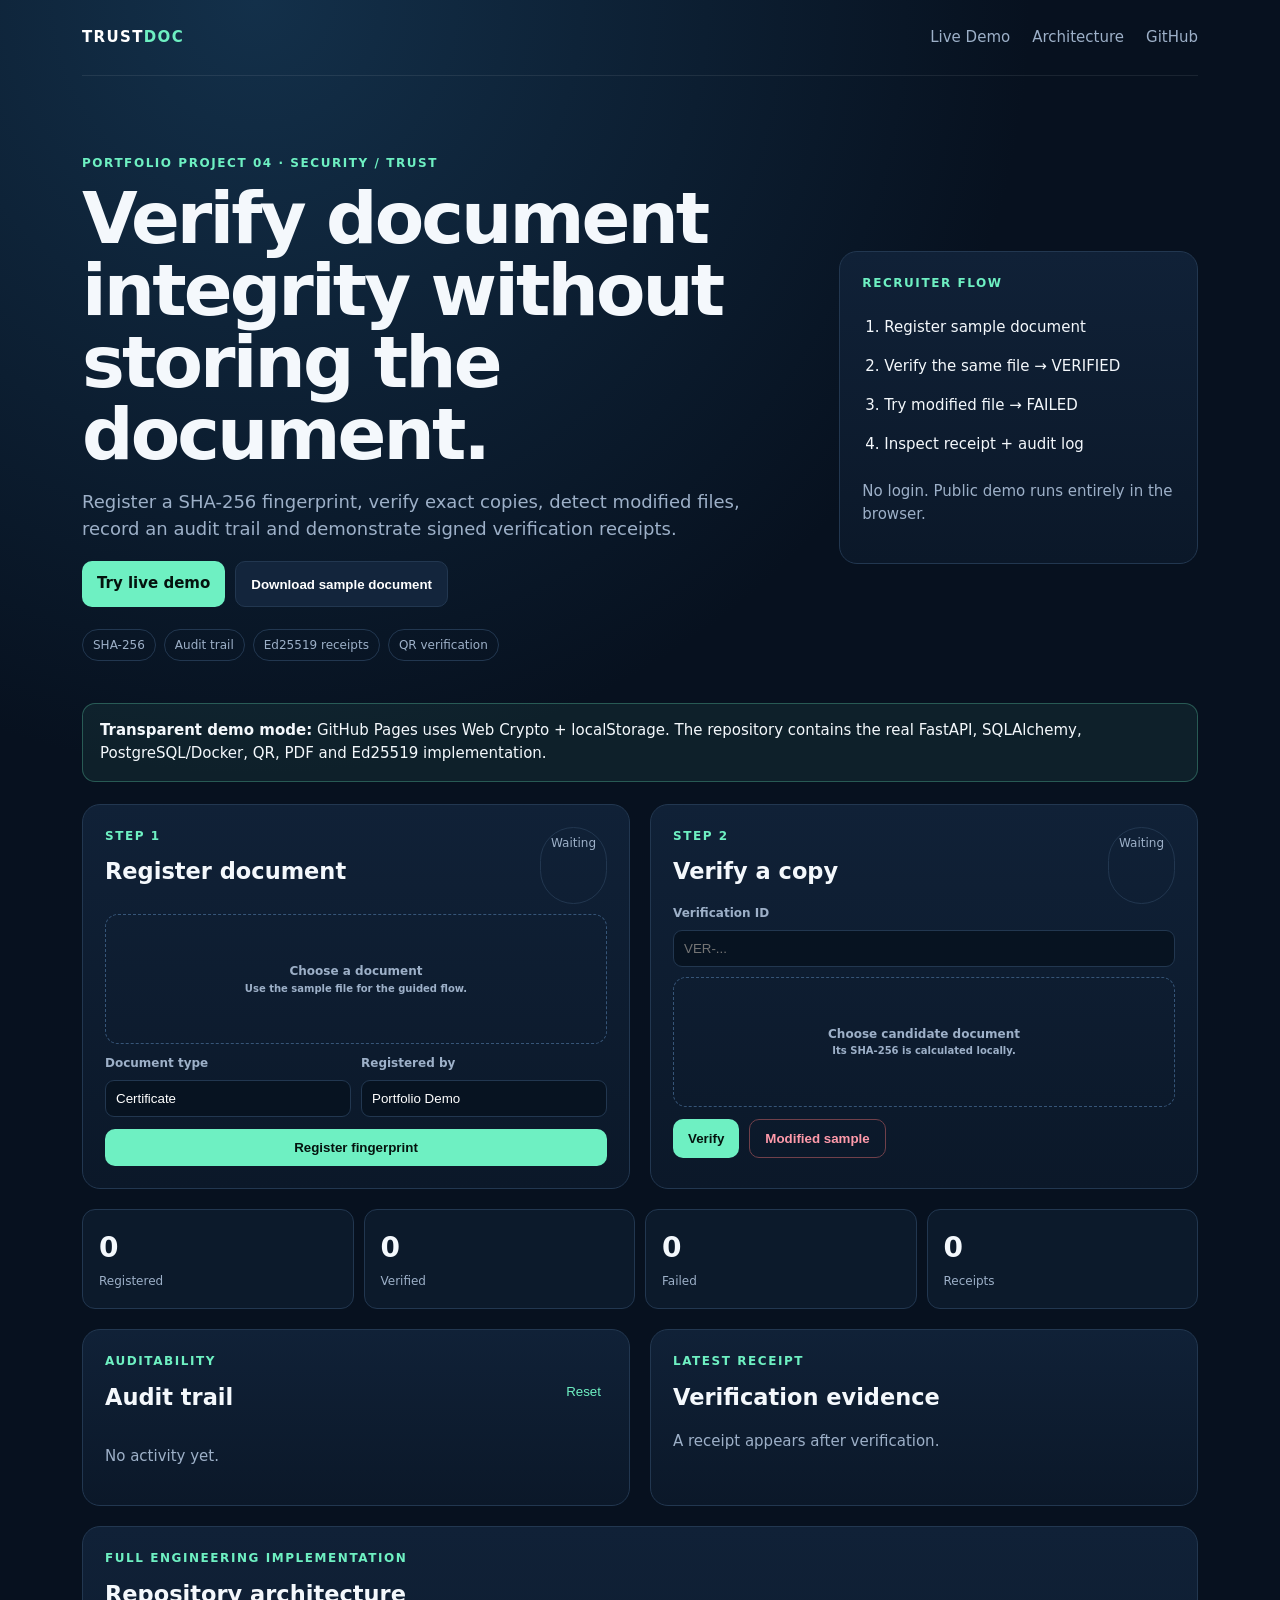
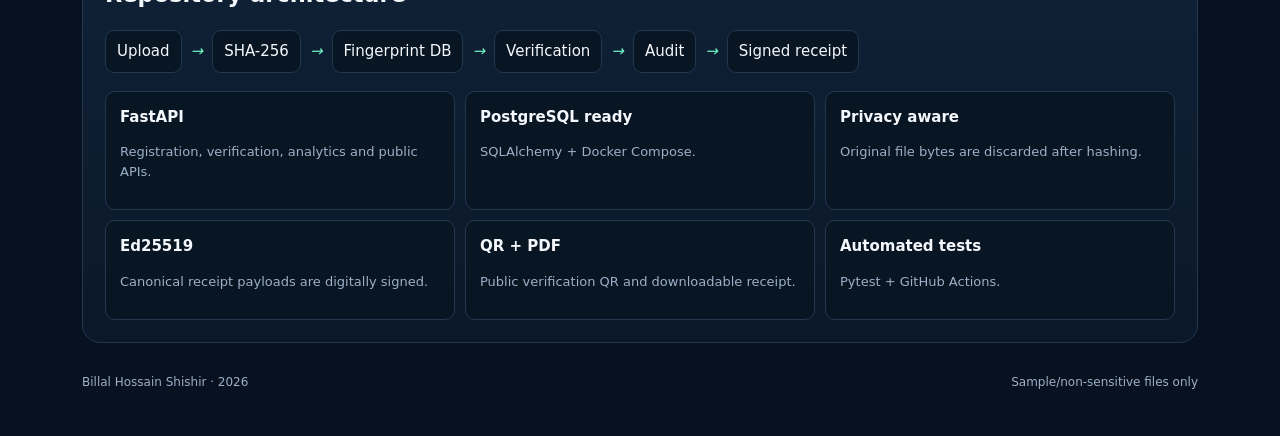
<file: index.html>
<!doctype html>
<html lang="en">
<head>
  <meta charset="utf-8">
  <meta name="viewport" content="width=device-width,initial-scale=1">
  <meta name="description" content="Privacy-aware SHA-256 document verification portfolio demo.">
  <title>Document Verification & Trust System</title>
  <link rel="stylesheet" href="assets/css/style.css">
</head>
<body>
<div class="shell">
  <header class="topbar">
    <a class="brand" href="./">TRUST<span>DOC</span></a>
    <nav><a href="#demo">Live Demo</a><a href="#architecture">Architecture</a><a href="https://github.com/Billalhossainshishir/document-verification-trust-system" target="_blank">GitHub</a></nav>
  </header>
  <main>
    <section class="hero">
      <div>
        <p class="eyebrow">PORTFOLIO PROJECT 04 · SECURITY / TRUST</p>
        <h1>Verify document integrity without storing the document.</h1>
        <p class="lede">Register a SHA-256 fingerprint, verify exact copies, detect modified files, record an audit trail and demonstrate signed verification receipts.</p>
        <div class="actions"><a class="btn primary" href="#demo">Try live demo</a><button class="btn" id="downloadSample">Download sample document</button></div>
        <div class="chips"><span>SHA-256</span><span>Audit trail</span><span>Ed25519 receipts</span><span>QR verification</span></div>
      </div>
      <aside class="card flow">
        <p class="eyebrow">RECRUITER FLOW</p>
        <ol><li>Register sample document</li><li>Verify the same file → VERIFIED</li><li>Try modified file → FAILED</li><li>Inspect receipt + audit log</li></ol>
        <p class="muted small">No login. Public demo runs entirely in the browser.</p>
      </aside>
    </section>
    <section class="notice"><b>Transparent demo mode:</b> GitHub Pages uses Web Crypto + localStorage. The repository contains the real FastAPI, SQLAlchemy, PostgreSQL/Docker, QR, PDF and Ed25519 implementation.</section>

    <section id="demo" class="grid">
      <article class="card">
        <div class="cardhead"><div><p class="eyebrow">STEP 1</p><h2>Register document</h2></div><span id="registerBadge" class="badge">Waiting</span></div>
        <label class="drop"><input id="registerFile" type="file" aria-label="Choose a document to register"><b>Choose a document</b><small>Use the sample file for the guided flow.</small></label>
        <div class="two"><label>Document type<input id="docType" value="Certificate"></label><label>Registered by<input id="registeredBy" value="Portfolio Demo"></label></div>
        <button id="registerBtn" class="btn primary full">Register fingerprint</button>
        <div id="registerOut" class="result hidden"></div>
      </article>
      <article class="card">
        <div class="cardhead"><div><p class="eyebrow">STEP 2</p><h2>Verify a copy</h2></div><span id="verifyBadge" class="badge">Waiting</span></div>
        <label>Verification ID<input id="verificationId" placeholder="VER-..."></label>
        <label class="drop"><input id="verifyFile" type="file" aria-label="Choose a candidate document to verify"><b>Choose candidate document</b><small>Its SHA-256 is calculated locally.</small></label>
        <div class="actions"><button id="verifyBtn" class="btn primary">Verify</button><button id="downloadModified" class="btn danger">Modified sample</button></div>
        <div id="verifyOut" class="result hidden"></div>
      </article>
    </section>

    <section class="metrics">
      <div><b id="registeredMetric">0</b><span>Registered</span></div>
      <div><b id="successMetric">0</b><span>Verified</span></div>
      <div><b id="failedMetric">0</b><span>Failed</span></div>
      <div><b id="receiptMetric">0</b><span>Receipts</span></div>
    </section>

    <section class="grid">
      <article class="card">
        <div class="cardhead"><div><p class="eyebrow">AUDITABILITY</p><h2>Audit trail</h2></div><button id="resetBtn" class="linkbtn">Reset</button></div>
        <div id="auditList"><p class="muted">No activity yet.</p></div>
      </article>
      <article class="card">
        <p class="eyebrow">LATEST RECEIPT</p><h2>Verification evidence</h2>
        <div id="receiptBody"><p class="muted">A receipt appears after verification.</p></div>
      </article>
    </section>

    <section id="architecture" class="card architecture">
      <p class="eyebrow">FULL ENGINEERING IMPLEMENTATION</p><h2>Repository architecture</h2>
      <div class="pipeline"><span>Upload</span><i>→</i><span>SHA-256</span><i>→</i><span>Fingerprint DB</span><i>→</i><span>Verification</span><i>→</i><span>Audit</span><i>→</i><span>Signed receipt</span></div>
      <div class="features">
        <div><b>FastAPI</b><p>Registration, verification, analytics and public APIs.</p></div>
        <div><b>PostgreSQL ready</b><p>SQLAlchemy + Docker Compose.</p></div>
        <div><b>Privacy aware</b><p>Original file bytes are discarded after hashing.</p></div>
        <div><b>Ed25519</b><p>Canonical receipt payloads are digitally signed.</p></div>
        <div><b>QR + PDF</b><p>Public verification QR and downloadable receipt.</p></div>
        <div><b>Automated tests</b><p>Pytest + GitHub Actions.</p></div>
      </div>
    </section>
  </main>
  <footer><span>Billal Hossain Shishir · 2026</span><span>Sample/non-sensitive files only</span></footer>
</div>
<script src="assets/js/app.js"></script>
</body>
</html>
</file>
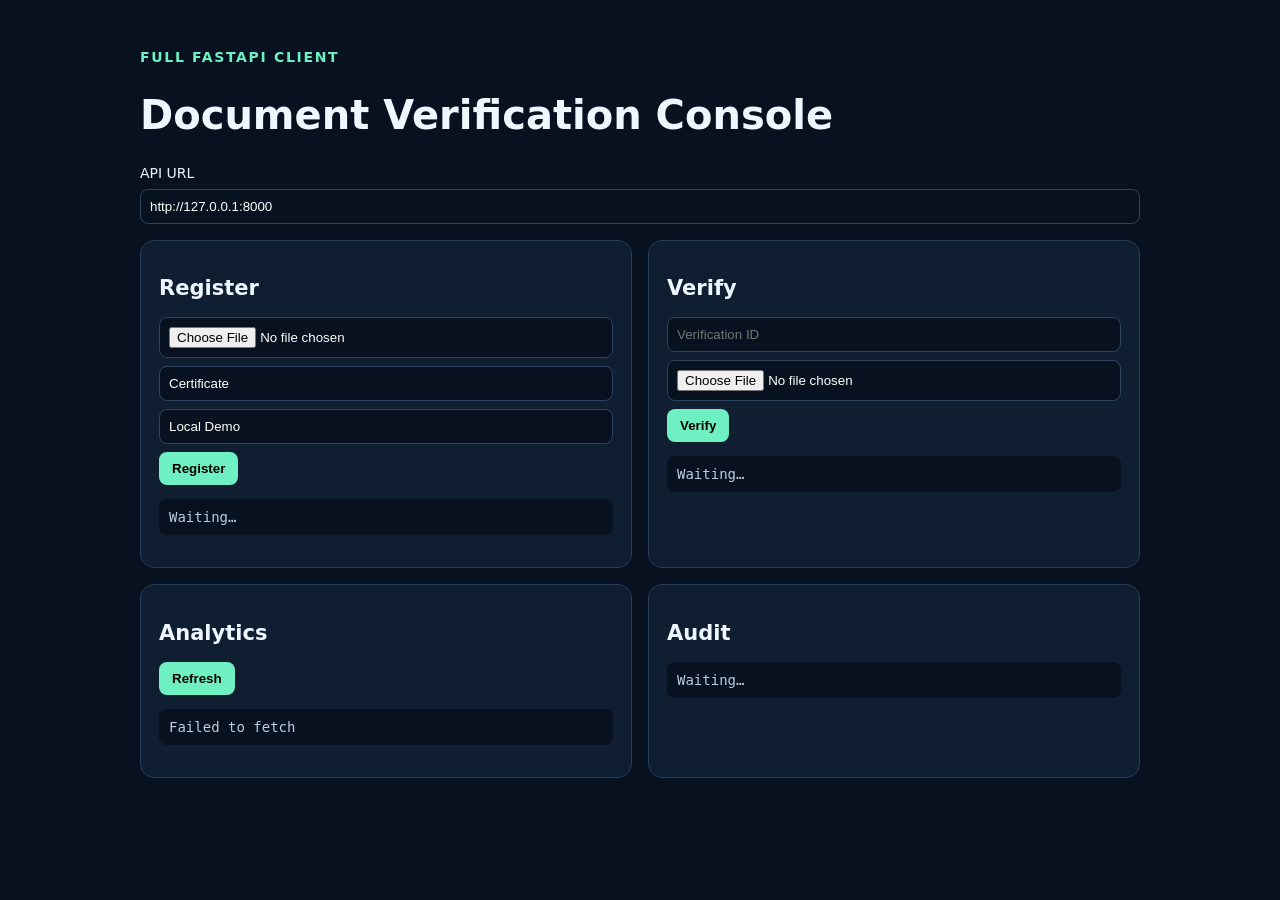
<file: frontend/index.html>
<!doctype html><html><head><meta charset="utf-8"><meta name="viewport" content="width=device-width,initial-scale=1"><title>TrustDoc Backend Console</title><link rel="stylesheet" href="css/app.css"></head><body><main><p class="eyebrow">FULL FASTAPI CLIENT</p><h1>Document Verification Console</h1><label>API URL<input id="apiBase" value="http://127.0.0.1:8000"></label><section><article><h2>Register</h2><input id="registerFile" type="file"><input id="docType" value="Certificate"><input id="registeredBy" value="Local Demo"><button id="registerBtn">Register</button><pre id="registerOut">Waiting…</pre></article><article><h2>Verify</h2><input id="verificationId" placeholder="Verification ID"><input id="verifyFile" type="file"><button id="verifyBtn">Verify</button><pre id="verifyOut">Waiting…</pre></article></section><section><article><h2>Analytics</h2><button id="refreshBtn">Refresh</button><pre id="analyticsOut">Waiting…</pre></article><article><h2>Audit</h2><pre id="auditOut">Waiting…</pre></article></section></main><script src="js/app.js"></script></body></html>
</file>
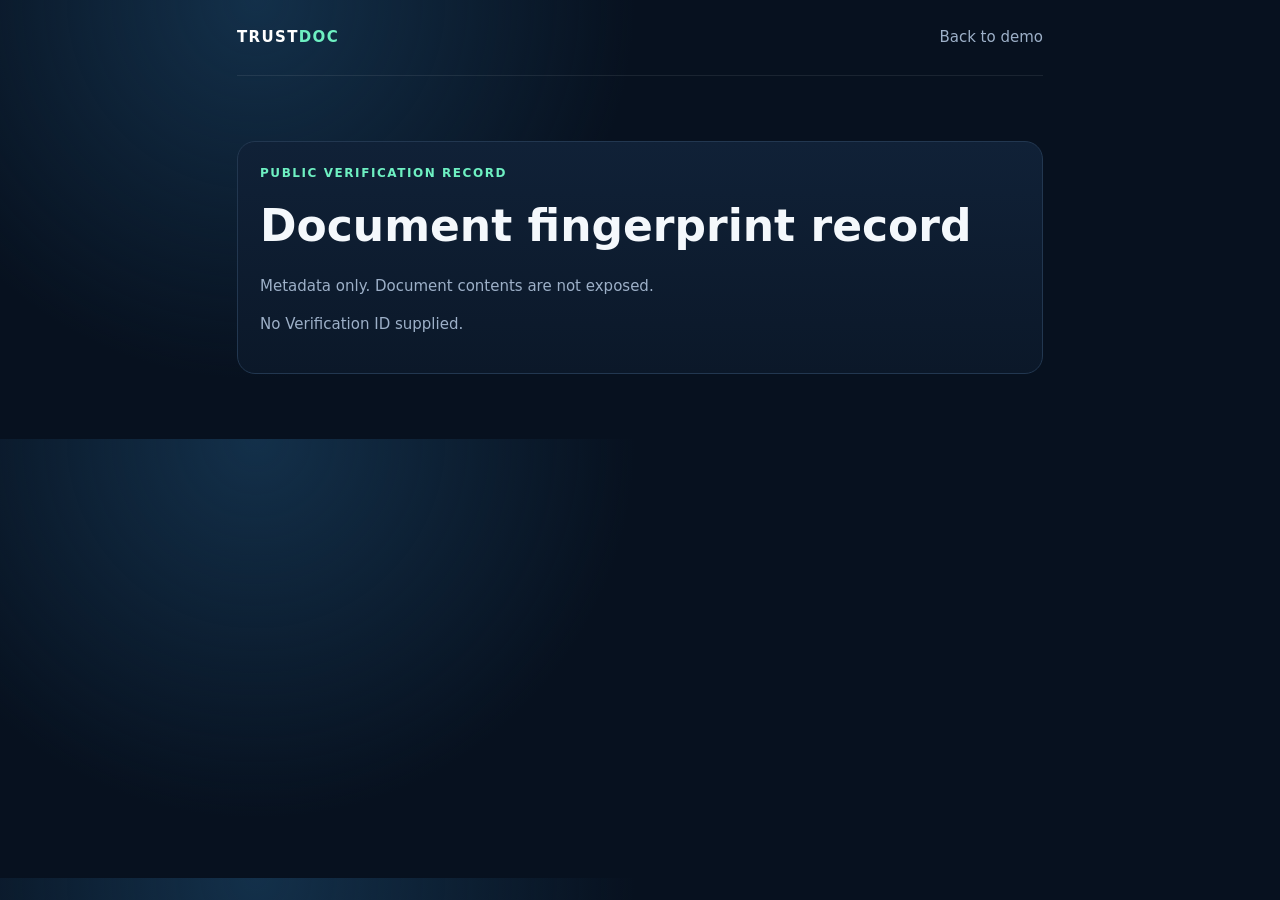
<file: verify.html>
<!doctype html>
<html lang="en">
<head><meta charset="utf-8"><meta name="viewport" content="width=device-width,initial-scale=1"><title>Public Verification Record · TrustDoc</title><link rel="stylesheet" href="assets/css/style.css"></head>
<body><div class="shell narrow"><header class="topbar"><a class="brand" href="./">TRUST<span>DOC</span></a><nav><a href="./">Back to demo</a></nav></header><main class="public"><section class="card"><p class="eyebrow">PUBLIC VERIFICATION RECORD</p><h1>Document fingerprint record</h1><p class="muted">Metadata only. Document contents are not exposed.</p><div id="publicRecord"><p class="muted">Loading…</p></div></section></main></div><script src="assets/js/verify.js"></script></body>
</html>
</file>
<file: assets/css/style.css>
:root{--bg:#07111f;--panel:#0e1c2e;--line:#223750;--text:#f4f8fc;--muted:#9db0c8;--accent:#6ef0c2;--danger:#ff788b}*{box-sizing:border-box}html{scroll-behavior:smooth}body{margin:0;background:radial-gradient(circle at 20% 0,#13304a 0,transparent 34%),var(--bg);color:var(--text);font:15px/1.55 system-ui,-apple-system,Segoe UI,sans-serif}.shell{max-width:1160px;margin:auto;padding:0 22px}.narrow{max-width:850px}.topbar{height:76px;display:flex;align-items:center;justify-content:space-between;border-bottom:1px solid rgba(255,255,255,.08)}.brand{font-weight:900;letter-spacing:.09em;color:white;text-decoration:none}.brand span,.eyebrow{color:var(--accent)}nav{display:flex;gap:22px}nav a{color:var(--muted);text-decoration:none}.hero{display:grid;grid-template-columns:1.4fr .7fr;gap:40px;align-items:center;padding:78px 0 42px}.eyebrow{font-size:12px;font-weight:900;letter-spacing:.13em;margin:0 0 9px}.hero h1{font-size:clamp(42px,6vw,72px);line-height:1;letter-spacing:-.04em;margin:0}.lede{color:var(--muted);font-size:18px;max-width:760px}.card{background:linear-gradient(180deg,#102137,#0b1829);border:1px solid var(--line);border-radius:18px;padding:22px}.flow ol{padding-left:22px}.flow li{padding:8px 0}.notice{padding:15px 17px;border:1px solid rgba(110,240,194,.28);background:rgba(110,240,194,.07);border-radius:13px;margin-bottom:22px}.grid{display:grid;grid-template-columns:1fr 1fr;gap:20px;margin-bottom:20px}.cardhead{display:flex;justify-content:space-between;gap:16px}.card h2{margin:0 0 15px}.badge,.chips span{display:inline-block;padding:6px 10px;border:1px solid var(--line);border-radius:999px;color:var(--muted);font-size:12px}.badge.ok{color:var(--accent);border-color:rgba(110,240,194,.35)}.badge.bad{color:#ff9aaa;border-color:rgba(255,120,139,.4)}.chips{display:flex;gap:8px;flex-wrap:wrap;margin-top:22px}.drop{display:flex;min-height:130px;border:1px dashed #365578;border-radius:13px;align-items:center;justify-content:center;flex-direction:column;text-align:center;padding:18px;margin:10px 0;cursor:pointer}.drop input{position:absolute;width:1px;height:1px;padding:0;margin:0;overflow:hidden;clip:rect(0,0,0,0);white-space:nowrap;border:0}.drop:focus-within{outline:3px solid rgba(110,240,194,.55);outline-offset:3px}.drop small,.small,.muted{color:var(--muted)}label{display:block;color:var(--muted);font-size:12px;font-weight:700}input{width:100%;margin-top:7px;background:#071321;border:1px solid var(--line);border-radius:9px;padding:10px;color:white}.two{display:grid;grid-template-columns:1fr 1fr;gap:10px}.actions{display:flex;gap:10px;flex-wrap:wrap;margin-top:12px}.btn{border:1px solid var(--line);background:#13253c;color:white;border-radius:10px;padding:11px 15px;font-weight:800;cursor:pointer;text-decoration:none}.btn.primary{background:var(--accent);color:#04130e;border:0}.btn.danger{color:#ff9aaa;border-color:#70404a;background:transparent}.full{width:100%;margin-top:12px}.result{margin-top:14px;padding:13px;border:1px solid var(--line);border-radius:11px;background:#081522}.hidden{display:none}.mono{font-family:ui-monospace,Consolas,monospace;font-size:12px;word-break:break-all;color:#bdcce0}.metrics{display:grid;grid-template-columns:repeat(4,1fr);gap:10px;margin:20px 0}.metrics div{background:#0c1a2b;border:1px solid var(--line);border-radius:13px;padding:16px}.metrics b{display:block;font-size:28px}.metrics span{color:var(--muted);font-size:12px}.audit{border-left:3px solid #3d5877;background:#081522;border-radius:8px;padding:10px;margin:8px 0}.audit.ok{border-color:var(--accent)}.audit.bad{border-color:var(--danger)}.audit small{color:var(--muted)}.linkbtn{border:0;background:none;color:var(--accent);cursor:pointer}.receiptline{display:grid;grid-template-columns:120px 1fr;gap:12px;border-bottom:1px solid var(--line);padding:8px 0}.receiptline span:first-child{color:var(--muted);font-size:12px}.pipeline{display:flex;gap:9px;flex-wrap:wrap;align-items:center;margin:18px 0}.pipeline span{padding:9px 11px;border:1px solid var(--line);border-radius:9px;background:#081522}.pipeline i{color:var(--accent)}.features{display:grid;grid-template-columns:repeat(3,1fr);gap:10px}.features div{background:#081522;border:1px solid var(--line);border-radius:10px;padding:14px}.features p{color:var(--muted);font-size:13px}.public{padding:65px 0}.public h1{font-size:44px;margin:5px 0}.record{margin-top:22px}.recordstatus{display:inline-block;color:var(--accent);font-weight:900;margin-bottom:12px}footer{display:flex;justify-content:space-between;color:var(--muted);font-size:12px;padding:30px 0 45px}@media(max-width:780px){.hero,.grid{grid-template-columns:1fr}.hero{padding-top:50px}.features{grid-template-columns:1fr 1fr}.metrics{grid-template-columns:1fr 1fr}}@media(max-width:500px){.shell{padding:0 14px}.hero h1{font-size:40px}.two,.features{grid-template-columns:1fr}nav a:first-child{display:none}.receiptline{grid-template-columns:1fr}footer{flex-direction:column;gap:7px}}
</file>
<file: frontend/css/app.css>
body{margin:0;background:#07111f;color:#eef6ff;font:14px system-ui}main{max-width:1000px;margin:auto;padding:35px 20px}.eyebrow{color:#6ef0c2;font-weight:900;letter-spacing:.12em}h1{font-size:40px}section{display:grid;grid-template-columns:1fr 1fr;gap:16px;margin:16px 0}article{background:#101e31;border:1px solid #263b56;border-radius:14px;padding:18px}input{display:block;width:100%;box-sizing:border-box;margin:8px 0;padding:9px;background:#07111f;color:white;border:1px solid #2c4461;border-radius:8px}button{background:#6ef0c2;border:0;padding:9px 13px;border-radius:8px;font-weight:800}pre{white-space:pre-wrap;word-break:break-word;background:#07111f;padding:10px;border-radius:8px;color:#bdcce0}@media(max-width:700px){section{grid-template-columns:1fr}}
</file>
